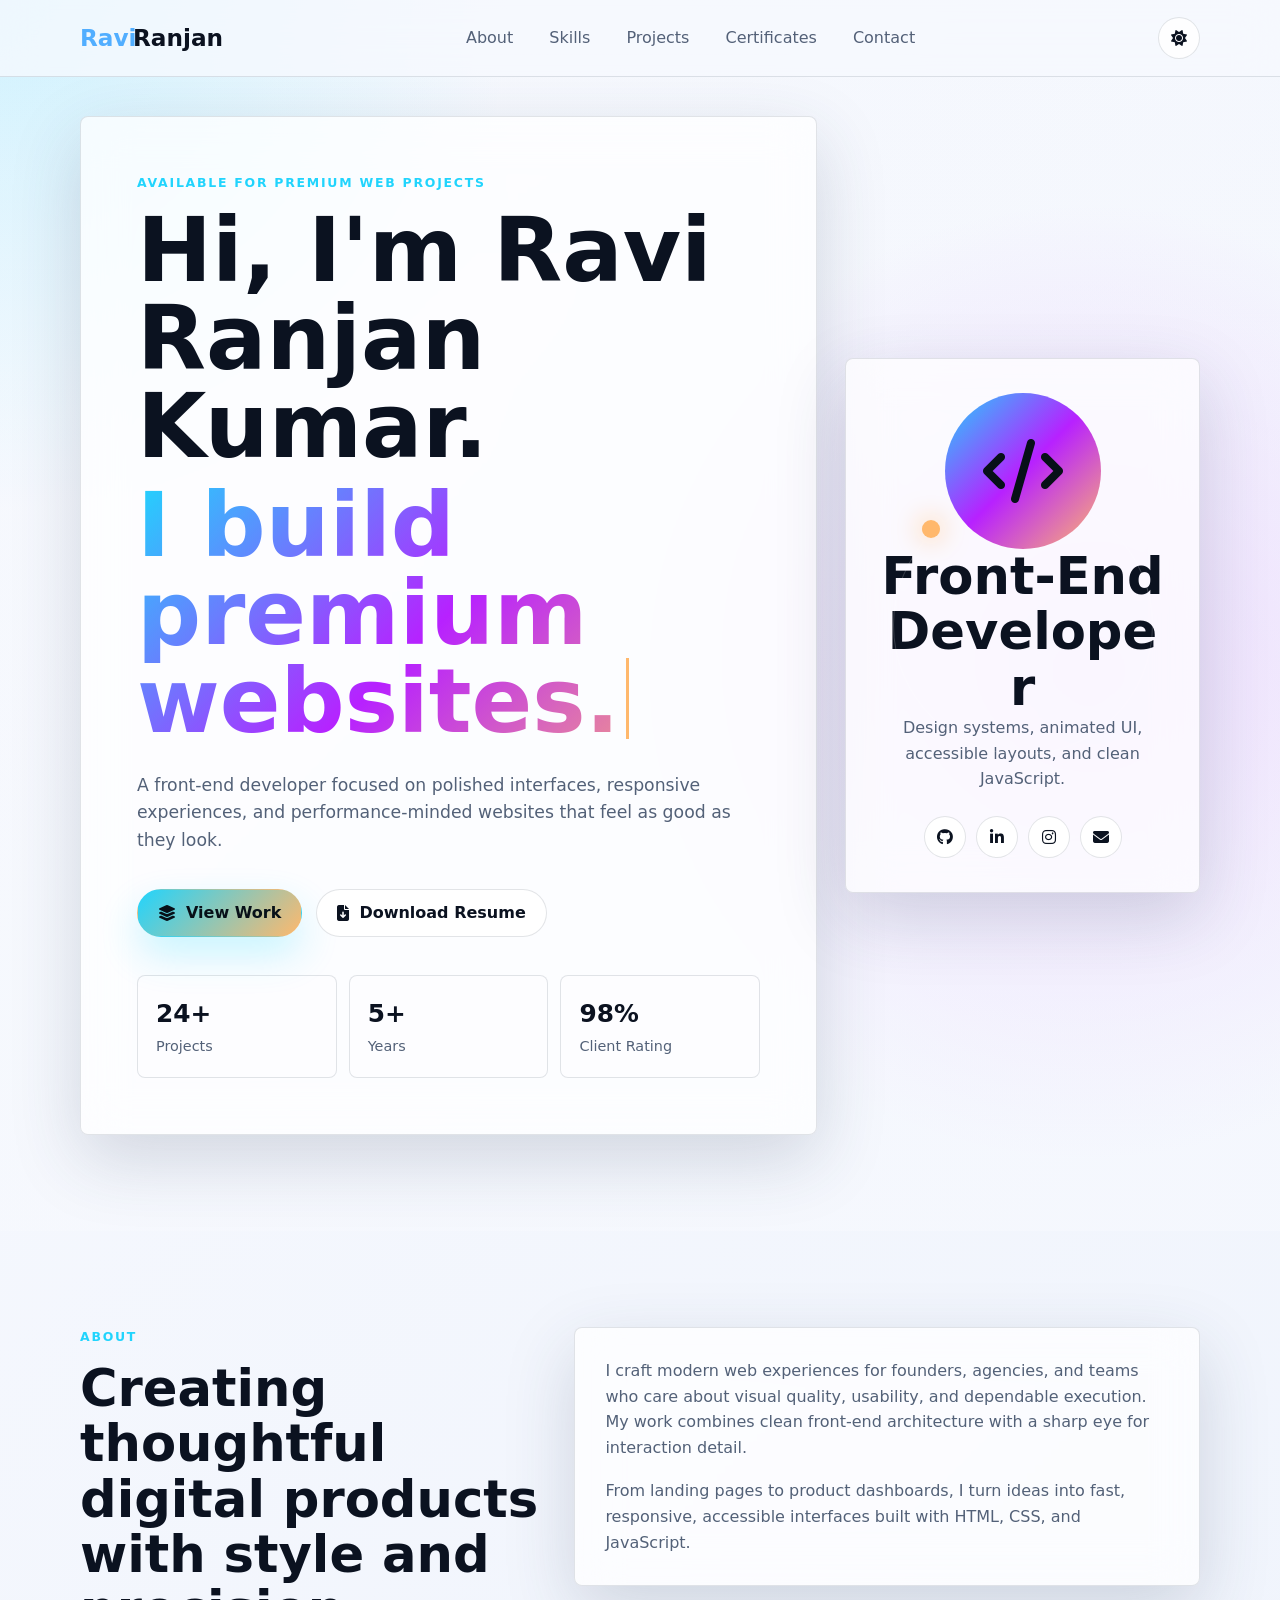
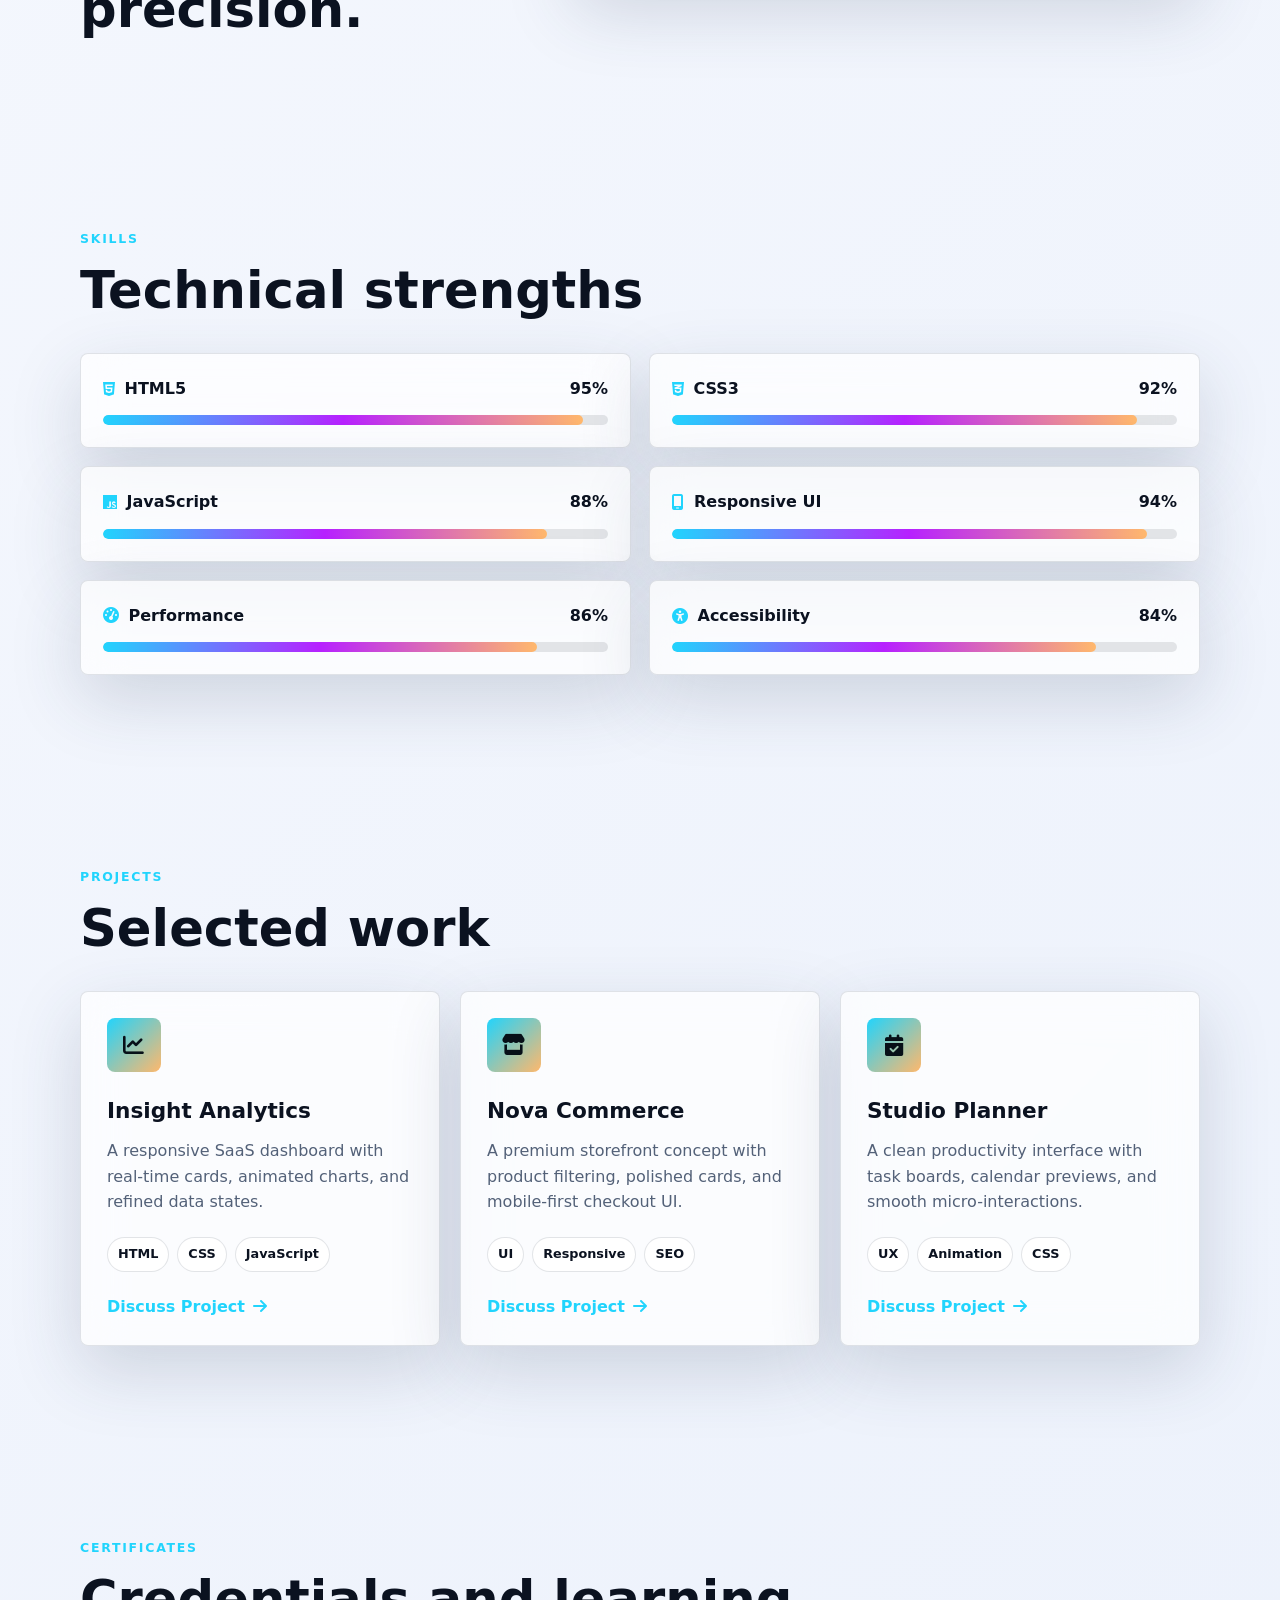
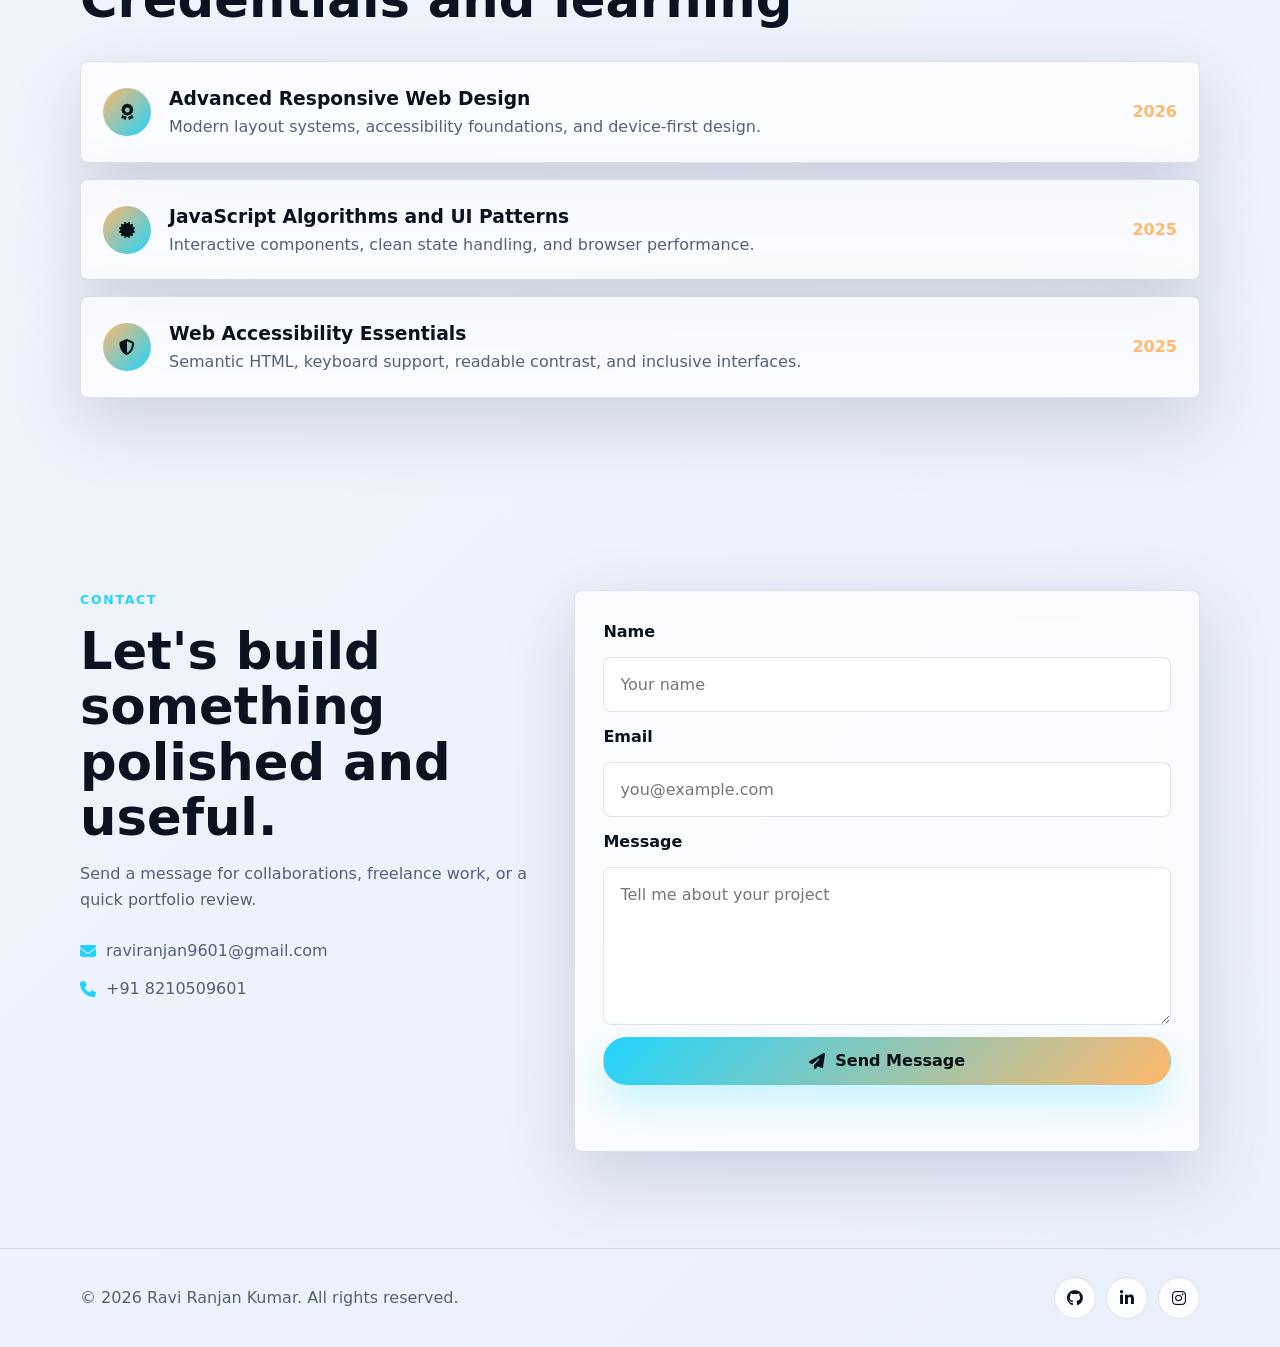
<file: index.html>
<!doctype html>
<html lang="en">
  <head>
    <meta charset="UTF-8" />
    <meta name="viewport" content="width=device-width, initial-scale=1.0" />
    <meta
      name="description"
      content="portfolio website for Ravi Ranjan Kumar, a front-end developer creating elegant, responsive, high-performing digital experiences."
    />
    <meta
      name="keywords"
      content="portfolio, front-end developer, web developer, UI designer, JavaScript, responsive website"
    />
    <meta name="author" content="Ravi Ranjan Kumar" />
    <meta name="theme-color" content="#0d1117" />
    <meta property="og:title" content="Ravi Ranjan Kumar | Portfolio" />
    <meta
      property="og:description"
      content="Explore projects, skills, certificates, and contact details for Ravi Ranjan Kumar."
    />
    <meta property="og:type" content="website" />
    <meta
      property="og:image"
      content="https://images.unsplash.com/photo-1498050108023-c5249f4df085"
    />
    <title>Ravi Ranjan Kumar | Portfolio</title>
    <link rel="canonical" href="https://example.com/" />
    <link rel="preconnect" href="https://cdnjs.cloudflare.com" />
    <link
      rel="stylesheet"
      href="https://cdnjs.cloudflare.com/ajax/libs/font-awesome/6.5.2/css/all.min.css"
    />
    <link rel="stylesheet" href="style.css" />
    <script type="application/ld+json">
      {
        "@context": "https://schema.org",
        "@type": "Person",
        "name": "Ravi Ranjan Kumar",
        "jobTitle": "Computer Science Student",
        "url": "https://yourdomain.com",
        "sameAs": [
          "https://github.com/raviranjan9601",
          "https://www.linkedin.com/in/raviranjan9601/"
        ],
        "knowsAbout": [
          "C",
          "Python",
          "HTML",
          "CSS",
          "JavaScript",
          "React",
          "Git",
          "GitHub"
        ]
      }
    </script>
  </head>
  <body>
    <header class="site-header" id="top">
      <nav class="nav container" aria-label="Primary navigation">
        <a class="logo" href="#top" aria-label="Ravi Ranjan Kumar home"
          ><span>Ravi</span>Ranjan</a
        >
        <button
          class="nav-toggle"
          type="button"
          aria-label="Open navigation"
          aria-expanded="false"
        >
          <i class="fa-solid fa-bars"></i>
        </button>
        <ul class="nav-menu">
          <li><a href="#about">About</a></li>
          <li><a href="#skills">Skills</a></li>
          <li><a href="#projects">Projects</a></li>
          <li><a href="#certificates">Certificates</a></li>
          <li><a href="#contact">Contact</a></li>
        </ul>
        <button
          class="theme-toggle"
          type="button"
          aria-label="Toggle dark and light mode"
        >
          <i class="fa-solid fa-moon"></i>
        </button>
      </nav>
    </header>
    <main>
      <section class="hero section" aria-labelledby="hero-title">
        <div class="hero-bg" aria-hidden="true"></div>
        <div class="container hero-grid">
          <div class="hero-content glass-panel">
            <p class="eyebrow">Available for premium web projects</p>
            <h1 id="hero-title">
              Hi, I'm Ravi Ranjan Kumar.<span class="typing-line"
                >I build <span id="typing-text"></span
              ></span>
            </h1>
            <p class="hero-copy">
              A front-end developer focused on polished interfaces, responsive
              experiences, and performance-minded websites that feel as good as
              they look.
            </p>
            <div class="hero-actions">
              <a class="btn primary" href="#projects"
                ><i class="fa-solid fa-layer-group"></i>View Work</a
              >
              <button class="btn secondary" id="resumeBtn" type="button">
                <i class="fa-solid fa-file-arrow-down"></i>Download Resume
              </button>
            </div>
            <div class="hero-stats" aria-label="Portfolio highlights">
              <div><strong>24+</strong><span>Projects</span></div>
              <div><strong>5+</strong><span>Years</span></div>
              <div><strong>98%</strong><span>Client Rating</span></div>
            </div>
          </div>
          <aside class="profile-card glass-panel" aria-label="Profile summary">
            <div class="profile-orbit"></div>
            <div class="avatar"><i class="fa-solid fa-code"></i></div>
            <h2>Front-End Developer</h2>
            <p>
              Design systems, animated UI, accessible layouts, and clean
              JavaScript.
            </p>
            <div class="socials" aria-label="Social media links">
              <a
                href="https://github.com/raviranjan9601"
                aria-label="GitHub profile"
                ><i class="fa-brands fa-github"></i
              ></a>
              <a
                href="https://linkedin.com/in/raviranjan9601"
                aria-label="LinkedIn profile"
                ><i class="fa-brands fa-linkedin-in"></i
              ></a>
              <a
                href="https://instagram.com/raviranjan.9601"
                aria-label="Instagram profile"
                ><i class="fa-brands fa-instagram"></i
              ></a>
              <a href="mailto:raviranjan9601@gmail.com" aria-label="Email Ravi"
                ><i class="fa-solid fa-envelope"></i
              ></a>
            </div>
          </aside>
        </div>
      </section>
      <section class="section about" id="about" aria-labelledby="about-title">
        <div class="container split-section">
          <div>
            <p class="section-kicker">About</p>
            <h2 id="about-title">
              Creating thoughtful digital products with style and precision.
            </h2>
          </div>
          <div class="glass-panel prose">
            <p>
              I craft modern web experiences for founders, agencies, and teams
              who care about visual quality, usability, and dependable
              execution. My work combines clean front-end architecture with a
              sharp eye for interaction detail.
            </p>
            <p>
              From landing pages to product dashboards, I turn ideas into fast,
              responsive, accessible interfaces built with HTML, CSS, and
              JavaScript.
            </p>
          </div>
        </div>
      </section>
      <section class="section" id="skills" aria-labelledby="skills-title">
        <div class="container">
          <div class="section-heading">
            <p class="section-kicker">Skills</p>
            <h2 id="skills-title">Technical strengths</h2>
          </div>
          <div class="skills-grid">
            <article class="skill-card glass-panel">
              <div class="skill-top">
                <span><i class="fa-brands fa-html5"></i>HTML5</span
                ><strong>95%</strong>
              </div>
              <div class="progress"><span style="--level: 95%"></span></div>
            </article>
            <article class="skill-card glass-panel">
              <div class="skill-top">
                <span><i class="fa-brands fa-css3-alt"></i>CSS3</span
                ><strong>92%</strong>
              </div>
              <div class="progress"><span style="--level: 92%"></span></div>
            </article>
            <article class="skill-card glass-panel">
              <div class="skill-top">
                <span><i class="fa-brands fa-js"></i>JavaScript</span
                ><strong>88%</strong>
              </div>
              <div class="progress"><span style="--level: 88%"></span></div>
            </article>
            <article class="skill-card glass-panel">
              <div class="skill-top">
                <span
                  ><i class="fa-solid fa-mobile-screen"></i>Responsive UI</span
                ><strong>94%</strong>
              </div>
              <div class="progress"><span style="--level: 94%"></span></div>
            </article>
            <article class="skill-card glass-panel">
              <div class="skill-top">
                <span><i class="fa-solid fa-gauge-high"></i>Performance</span
                ><strong>86%</strong>
              </div>
              <div class="progress"><span style="--level: 86%"></span></div>
            </article>
            <article class="skill-card glass-panel">
              <div class="skill-top">
                <span
                  ><i class="fa-solid fa-universal-access"></i
                  >Accessibility</span
                ><strong>84%</strong>
              </div>
              <div class="progress"><span style="--level: 84%"></span></div>
            </article>
          </div>
        </div>
      </section>
      <section
        class="section projects"
        id="projects"
        aria-labelledby="projects-title"
      >
        <div class="container">
          <div class="section-heading">
            <p class="section-kicker">Projects</p>
            <h2 id="projects-title">Selected work</h2>
          </div>
          <div class="project-grid">
            <article class="project-card glass-panel">
              <div class="project-icon">
                <i class="fa-solid fa-chart-line"></i>
              </div>
              <h3>Insight Analytics</h3>
              <p>
                A responsive SaaS dashboard with real-time cards, animated
                charts, and refined data states.
              </p>
              <div class="tags">
                <span>HTML</span><span>CSS</span><span>JavaScript</span>
              </div>
              <a href="#contact"
                >Discuss Project <i class="fa-solid fa-arrow-right"></i
              ></a>
            </article>
            <article class="project-card glass-panel">
              <div class="project-icon"><i class="fa-solid fa-store"></i></div>
              <h3>Nova Commerce</h3>
              <p>
                A premium storefront concept with product filtering, polished
                cards, and mobile-first checkout UI.
              </p>
              <div class="tags">
                <span>UI</span><span>Responsive</span><span>SEO</span>
              </div>
              <a href="#contact"
                >Discuss Project <i class="fa-solid fa-arrow-right"></i
              ></a>
            </article>
            <article class="project-card glass-panel">
              <div class="project-icon">
                <i class="fa-solid fa-calendar-check"></i>
              </div>
              <h3>Studio Planner</h3>
              <p>
                A clean productivity interface with task boards, calendar
                previews, and smooth micro-interactions.
              </p>
              <div class="tags">
                <span>UX</span><span>Animation</span><span>CSS</span>
              </div>
              <a href="#contact"
                >Discuss Project <i class="fa-solid fa-arrow-right"></i
              ></a>
            </article>
          </div>
        </div>
      </section>
      <section
        class="section"
        id="certificates"
        aria-labelledby="certificates-title"
      >
        <div class="container">
          <div class="section-heading">
            <p class="section-kicker">Certificates</p>
            <h2 id="certificates-title">Credentials and learning</h2>
          </div>
          <div class="certificate-list">
            <article class="certificate-item glass-panel">
              <i class="fa-solid fa-award"></i>
              <div>
                <h3>Advanced Responsive Web Design</h3>
                <p>
                  Modern layout systems, accessibility foundations, and
                  device-first design.
                </p>
              </div>
              <span>2026</span>
            </article>
            <article class="certificate-item glass-panel">
              <i class="fa-solid fa-certificate"></i>
              <div>
                <h3>JavaScript Algorithms and UI Patterns</h3>
                <p>
                  Interactive components, clean state handling, and browser
                  performance.
                </p>
              </div>
              <span>2025</span>
            </article>
            <article class="certificate-item glass-panel">
              <i class="fa-solid fa-shield-halved"></i>
              <div>
                <h3>Web Accessibility Essentials</h3>
                <p>
                  Semantic HTML, keyboard support, readable contrast, and
                  inclusive interfaces.
                </p>
              </div>
              <span>2025</span>
            </article>
          </div>
        </div>
      </section>
      <section
        class="section contact"
        id="contact"
        aria-labelledby="contact-title"
      >
        <div class="container contact-grid">
          <div>
            <p class="section-kicker">Contact</p>
            <h2 id="contact-title">
              Let's build something polished and useful.
            </h2>
            <p class="contact-copy">
              Send a message for collaborations, freelance work, or a quick
              portfolio review.
            </p>
            <div class="contact-links">
              <a href="mailto:raviranjan9601@gmail.com"
                ><i class="fa-solid fa-envelope"></i>raviranjan9601@gmail.com</a
              ><a href="tel:+918210509601"
                ><i class="fa-solid fa-phone"></i>+91 8210509601</a
              >
            </div>
          </div>
          <form class="contact-form glass-panel" id="contactForm">
            <label for="name">Name</label
            ><input
              id="name"
              name="name"
              type="text"
              placeholder="Your name"
              required
            /><label for="email">Email</label
            ><input
              id="email"
              name="email"
              type="email"
              placeholder="you@example.com"
              required
            /><label for="message">Message</label
            ><textarea
              id="message"
              name="message"
              rows="5"
              placeholder="Tell me about your project"
              required
            ></textarea
            ><button class="btn primary" type="submit">
              <i class="fa-solid fa-paper-plane"></i>Send Message
            </button>
            <p
              class="form-status"
              id="formStatus"
              role="status"
              aria-live="polite"
            ></p>
          </form>
        </div>
      </section>
    </main>
    <footer class="footer">
      <div class="container footer-content">
        <p>
          &copy; <span id="year"></span> Ravi Ranjan Kumar. All rights reserved.
        </p>
        <div class="socials" aria-label="Footer social links">
          <a
            href="https://github.com/raviranjan9601"
            aria-label="GitHub profile"
            ><i class="fa-brands fa-github"></i></a
          ><a
            href="https://linkedin.com/in/raviranjan9601"
            aria-label="LinkedIn profile"
            ><i class="fa-brands fa-linkedin-in"></i></a
          ><a
            href="https://instagram.com/raviranjan.9601"
            aria-label="Instagram profile"
            ><i class="fa-brands fa-instagram"></i
          ></a>
        </div>
      </div>
    </footer>
    <script src="script.js"></script>
  </body>
</html>
</file>
<file: style.css>
:root {
  color-scheme: dark;
  --bg: #080b12;
  --bg-soft: #101623;
  --text: #f7f9ff;
  --muted: #aeb8ce;
  --panel: rgba(255, 255, 255, 0.09);
  --panel-strong: rgba(255, 255, 255, 0.14);
  --border: rgba(255, 255, 255, 0.18);
  --shadow: 0 24px 80px rgba(0, 0, 0, 0.35);
  --primary: #21d4fd;
  --secondary: #b721ff;
  --accent: #ffb86c;
  --success: #45f0a3;
  --radius: 8px;
  --header-height: 76px;
}
body.light-mode {
  color-scheme: light;
  --bg: #f7f9fe;
  --bg-soft: #eaf0fb;
  --text: #0b1220;
  --muted: #536178;
  --panel: rgba(255, 255, 255, 0.72);
  --panel-strong: rgba(255, 255, 255, 0.9);
  --border: rgba(20, 36, 63, 0.12);
  --shadow: 0 24px 70px rgba(45, 63, 91, 0.18);
}
* {
  box-sizing: border-box;
}
html {
  scroll-behavior: smooth;
  scroll-padding-top: var(--header-height);
}
body {
  margin: 0;
  min-height: 100vh;
  background:
    radial-gradient(
      circle at top left,
      rgba(33, 212, 253, 0.22),
      transparent 32rem
    ),
    radial-gradient(
      circle at 85% 15%,
      rgba(183, 33, 255, 0.2),
      transparent 30rem
    ),
    linear-gradient(135deg, var(--bg), var(--bg-soft));
  color: var(--text);
  font-family:
    Inter,
    ui-sans-serif,
    system-ui,
    -apple-system,
    BlinkMacSystemFont,
    "Segoe UI",
    sans-serif;
  line-height: 1.6;
  letter-spacing: 0;
}
body.nav-open {
  overflow: hidden;
}
a {
  color: inherit;
  text-decoration: none;
}
button,
input,
textarea {
  font: inherit;
}
.container {
  width: min(1120px, calc(100% - 32px));
  margin: 0 auto;
}
.section {
  padding: 96px 0;
}
.glass-panel {
  background: var(--panel);
  border: 1px solid var(--border);
  border-radius: var(--radius);
  box-shadow: var(--shadow);
  backdrop-filter: blur(22px);
  -webkit-backdrop-filter: blur(22px);
}
.site-header {
  position: fixed;
  z-index: 50;
  top: 0;
  left: 0;
  width: 100%;
  background: rgba(8, 11, 18, 0.65);
  border-bottom: 1px solid var(--border);
  backdrop-filter: blur(20px);
  -webkit-backdrop-filter: blur(20px);
}
body.light-mode .site-header {
  background: rgba(247, 249, 254, 0.78);
}
.nav {
  min-height: var(--header-height);
  display: flex;
  align-items: center;
  justify-content: space-between;
  gap: 18px;
}
.logo {
  display: inline-flex;
  align-items: center;
  gap: 3px;
  font-size: 1.45rem;
  font-weight: 800;
}
.logo span {
  display: grid;
  width: 50px;
  height: 38px;
  place-items: center;
  color: #51aeff;
  border-radius: 50%;
}
.nav-menu {
  display: flex;
  align-items: center;
  justify-content: center;
  gap: 8px;
  padding: 0;
  margin: 0;
  list-style: none;
}
.nav-menu a {
  display: inline-flex;
  min-height: 40px;
  align-items: center;
  padding: 0 14px;
  color: var(--muted);
  border-radius: 999px;
  transition:
    color 0.2s ease,
    background 0.2s ease;
}
.nav-menu a:hover,
.nav-menu a:focus-visible {
  color: var(--text);
  background: var(--panel-strong);
  outline: 0;
}
.theme-toggle,
.nav-toggle {
  display: inline-grid;
  width: 42px;
  height: 42px;
  place-items: center;
  color: var(--text);
  background: var(--panel);
  border: 1px solid var(--border);
  border-radius: 50%;
  cursor: pointer;
}
.nav-toggle {
  display: none;
}
.hero {
  position: relative;
  min-height: 100vh;
  display: grid;
  align-items: center;
  padding-top: calc(var(--header-height) + 40px);
  overflow: hidden;
}
.hero-bg {
  position: absolute;
  inset: 0;
  background: linear-gradient(rgba(8, 11, 18, 0.42), rgba(8, 11, 18, 0.8))
    center/cover;
  opacity: 0.72;
}
body.light-mode .hero-bg {
  background: linear-gradient(
      rgba(247, 249, 254, 0.2),
      rgba(247, 249, 254, 0.82)
    )
    center/cover;
}
.hero-grid {
  position: relative;
  display: grid;
  grid-template-columns: minmax(0, 1.35fr) minmax(280px, 0.65fr);
  gap: 28px;
  align-items: center;
}
.hero-content {
  padding: clamp(28px, 5vw, 56px);
}
.eyebrow,
.section-kicker {
  margin: 0 0 14px;
  color: var(--primary);
  font-size: 0.78rem;
  font-weight: 800;
  letter-spacing: 0.14em;
  text-transform: uppercase;
}
h1,
h2,
h3,
p {
  overflow-wrap: anywhere;
}
h1 {
  max-width: 880px;
  margin: 0;
  font-size: clamp(2.65rem, 7vw, 5.8rem);
  line-height: 0.98;
}
.typing-line {
  display: block;
  margin-top: 12px;
  background: linear-gradient(
    135deg,
    var(--primary),
    var(--secondary),
    var(--accent)
  );
  -webkit-background-clip: text;
  background-clip: text;
  color: transparent;
}
#typing-text::after {
  content: "";
  display: inline-block;
  width: 3px;
  height: 0.9em;
  margin-left: 6px;
  background: var(--accent);
  vertical-align: -0.08em;
  animation: blink 0.8s steps(2, start) infinite;
}
@keyframes blink {
  50% {
    opacity: 0;
  }
}
.hero-copy {
  max-width: 690px;
  margin: 26px 0 0;
  color: var(--muted);
  font-size: 1.08rem;
}
.hero-actions {
  display: flex;
  flex-wrap: wrap;
  gap: 14px;
  margin-top: 34px;
}
.btn {
  display: inline-flex;
  min-height: 48px;
  align-items: center;
  justify-content: center;
  gap: 10px;
  padding: 0 20px;
  border: 1px solid transparent;
  border-radius: 999px;
  cursor: pointer;
  font-weight: 800;
  transition:
    transform 0.2s ease,
    box-shadow 0.2s ease,
    border-color 0.2s ease;
}
.btn:hover,
.btn:focus-visible {
  transform: translateY(-2px);
  outline: 0;
}
.btn.primary {
  color: #071018;
  background: linear-gradient(135deg, var(--primary), var(--accent));
  box-shadow: 0 18px 38px rgba(33, 212, 253, 0.24);
}
.btn.secondary {
  color: var(--text);
  background: var(--panel-strong);
  border-color: var(--border);
}
.hero-stats {
  display: grid;
  grid-template-columns: repeat(3, minmax(0, 1fr));
  gap: 12px;
  margin-top: 38px;
}
.hero-stats div {
  padding: 18px;
  border: 1px solid var(--border);
  border-radius: var(--radius);
  background: rgba(255, 255, 255, 0.07);
}
.hero-stats strong {
  display: block;
  font-size: 1.55rem;
}
.hero-stats span {
  color: var(--muted);
  font-size: 0.9rem;
}
.profile-card {
  position: relative;
  min-height: 460px;
  display: flex;
  flex-direction: column;
  align-items: center;
  justify-content: center;
  padding: 34px;
  text-align: center;
  overflow: hidden;
}
.profile-card h2 {
  margin: 24px 0 10px;
  font-size: 1.55rem;
}
.profile-card p {
  margin: 0;
  color: var(--muted);
}
.profile-orbit {
  position: absolute;
  width: 260px;
  height: 260px;
  border: 1px solid rgba(255, 255, 255, 0.18);
  border-radius: 50%;
  animation: spin 18s linear infinite;
}
.profile-orbit:before {
  content: "";
  position: absolute;
  top: 24px;
  left: 28px;
  width: 18px;
  height: 18px;
  border-radius: 50%;
  background: var(--accent);
  box-shadow: 0 0 28px var(--accent);
}
@keyframes spin {
  to {
    transform: rotate(360deg);
  }
}
.avatar {
  position: relative;
  display: grid;
  width: 156px;
  height: 156px;
  place-items: center;
  color: #071018;
  background: linear-gradient(
    135deg,
    var(--primary),
    var(--secondary),
    var(--accent)
  );
  border-radius: 50%;
  font-size: 4rem;
}
.socials {
  display: flex;
  flex-wrap: wrap;
  justify-content: center;
  gap: 10px;
  margin-top: 24px;
}
.socials a {
  display: grid;
  width: 42px;
  height: 42px;
  place-items: center;
  color: var(--text);
  background: var(--panel-strong);
  border: 1px solid var(--border);
  border-radius: 50%;
  transition:
    transform 0.2s ease,
    color 0.2s ease;
}
.socials a:hover,
.socials a:focus-visible {
  color: var(--primary);
  transform: translateY(-3px);
  outline: 0;
}
.split-section,
.contact-grid {
  display: grid;
  grid-template-columns: minmax(0, 0.85fr) minmax(0, 1.15fr);
  gap: 32px;
  align-items: start;
}
.section-heading {
  max-width: 720px;
  margin-bottom: 34px;
}
.section h2 {
  margin: 0;
  font-size: clamp(2rem, 4vw, 3.3rem);
  line-height: 1.08;
}
.prose {
  padding: 30px;
}
.prose p {
  margin: 0;
  color: var(--muted);
}
.prose p + p {
  margin-top: 18px;
}
.skills-grid {
  display: grid;
  grid-template-columns: repeat(2, minmax(0, 1fr));
  gap: 18px;
}
.skill-card {
  padding: 22px;
}
.skill-top {
  display: flex;
  justify-content: space-between;
  gap: 16px;
  margin-bottom: 14px;
  font-weight: 800;
}
.skill-top span {
  display: inline-flex;
  align-items: center;
  gap: 10px;
}
.skill-top i {
  color: var(--primary);
}
.progress {
  height: 10px;
  overflow: hidden;
  background: rgba(255, 255, 255, 0.12);
  border-radius: 999px;
}
body.light-mode .progress {
  background: rgba(10, 20, 36, 0.1);
}
.progress span {
  display: block;
  width: var(--level);
  height: 100%;
  background: linear-gradient(
    90deg,
    var(--primary),
    var(--secondary),
    var(--accent)
  );
  border-radius: inherit;
  transform-origin: left;
  animation: grow 1.2s ease both;
}
@keyframes grow {
  from {
    transform: scaleX(0);
  }
}
.project-grid {
  display: grid;
  grid-template-columns: repeat(3, minmax(0, 1fr));
  gap: 20px;
}
.project-card {
  display: flex;
  min-height: 100%;
  flex-direction: column;
  padding: 26px;
  transition:
    transform 0.2s ease,
    border-color 0.2s ease;
}
.project-card:hover {
  transform: translateY(-6px);
  border-color: rgba(33, 212, 253, 0.42);
}
.project-icon {
  display: grid;
  width: 54px;
  height: 54px;
  place-items: center;
  color: #071018;
  background: linear-gradient(135deg, var(--primary), var(--accent));
  border-radius: var(--radius);
  font-size: 1.3rem;
}
.project-card h3 {
  margin: 22px 0 10px;
  font-size: 1.35rem;
}
.project-card p {
  margin: 0;
  color: var(--muted);
}
.tags {
  display: flex;
  flex-wrap: wrap;
  gap: 8px;
  margin: 22px 0;
}
.tags span {
  padding: 6px 10px;
  color: var(--text);
  background: var(--panel-strong);
  border: 1px solid var(--border);
  border-radius: 999px;
  font-size: 0.8rem;
  font-weight: 700;
}
.project-card a {
  display: inline-flex;
  align-items: center;
  gap: 8px;
  margin-top: auto;
  color: var(--primary);
  font-weight: 800;
}
.certificate-list {
  display: grid;
  gap: 16px;
}
.certificate-item {
  display: grid;
  grid-template-columns: auto 1fr auto;
  gap: 18px;
  align-items: center;
  padding: 22px;
}
.certificate-item > i {
  display: grid;
  width: 48px;
  height: 48px;
  place-items: center;
  color: #071018;
  background: linear-gradient(135deg, var(--accent), var(--primary));
  border-radius: 50%;
}
.certificate-item h3,
.certificate-item p {
  margin: 0;
}
.certificate-item p,
.contact-copy {
  color: var(--muted);
}
.certificate-item span {
  color: var(--accent);
  font-weight: 800;
}
.contact-links {
  display: grid;
  gap: 12px;
  margin-top: 26px;
}
.contact-links a {
  display: inline-flex;
  align-items: center;
  gap: 10px;
  color: var(--muted);
}
.contact-links i {
  color: var(--primary);
}
.contact-form {
  display: grid;
  gap: 12px;
  padding: 28px;
}
.contact-form label {
  font-weight: 800;
}
.contact-form input,
.contact-form textarea {
  width: 100%;
  color: var(--text);
  background: rgba(255, 255, 255, 0.08);
  border: 1px solid var(--border);
  border-radius: var(--radius);
  outline: 0;
  padding: 14px 16px;
  resize: vertical;
}
body.light-mode .contact-form input,
body.light-mode .contact-form textarea {
  background: rgba(255, 255, 255, 0.78);
}
.contact-form input:focus,
.contact-form textarea:focus {
  border-color: var(--primary);
  box-shadow: 0 0 0 4px rgba(33, 212, 253, 0.14);
}
.form-status {
  min-height: 24px;
  margin: 2px 0 0;
  color: var(--success);
  font-weight: 800;
}
.footer {
  padding: 28px 0;
  border-top: 1px solid var(--border);
}
.footer-content {
  display: flex;
  align-items: center;
  justify-content: space-between;
  gap: 20px;
}
.footer p {
  margin: 0;
  color: var(--muted);
}
.footer .socials {
  margin-top: 0;
}
@media (max-width: 900px) {
  .section {
    padding: 78px 0;
  }
  .nav-toggle {
    display: inline-grid;
  }
  .nav-menu {
    position: fixed;
    top: var(--header-height);
    right: 16px;
    left: 16px;
    display: grid;
    gap: 6px;
    padding: 16px;
    background: var(--panel-strong);
    border: 1px solid var(--border);
    border-radius: var(--radius);
    box-shadow: var(--shadow);
    transform: translateY(-18px);
    opacity: 0;
    pointer-events: none;
    transition:
      transform 0.2s ease,
      opacity 0.2s ease;
    backdrop-filter: blur(22px);
    -webkit-backdrop-filter: blur(22px);
  }
  .nav-menu.is-open {
    transform: translateY(0);
    opacity: 1;
    pointer-events: auto;
  }
  .nav-menu a {
    width: 100%;
    justify-content: center;
  }
  .hero-grid,
  .split-section,
  .contact-grid {
    grid-template-columns: 1fr;
  }
  .profile-card {
    min-height: 380px;
  }
  .project-grid {
    grid-template-columns: 1fr 1fr;
  }
}
@media (max-width: 640px) {
  .container {
    width: min(100% - 24px, 1120px);
  }
  .section {
    padding: 68px 0;
  }
  .hero {
    min-height: auto;
    padding-bottom: 50px;
  }
  .hero-content {
    padding: 24px;
  }
  .hero-actions,
  .hero-stats,
  .skills-grid,
  .project-grid {
    grid-template-columns: 1fr;
  }
  .hero-actions {
    display: grid;
  }
  .btn {
    width: 100%;
  }
  .certificate-item {
    grid-template-columns: auto 1fr;
  }
  .certificate-item span {
    grid-column: 2;
  }
  .footer-content {
    flex-direction: column;
    text-align: center;
  }
}
@media (prefers-reduced-motion: reduce) {
  *,
  *:before,
  *:after {
    scroll-behavior: auto !important;
    animation-duration: 0.01ms !important;
    animation-iteration-count: 1 !important;
    transition-duration: 0.01ms !important;
  }
}
</file>
